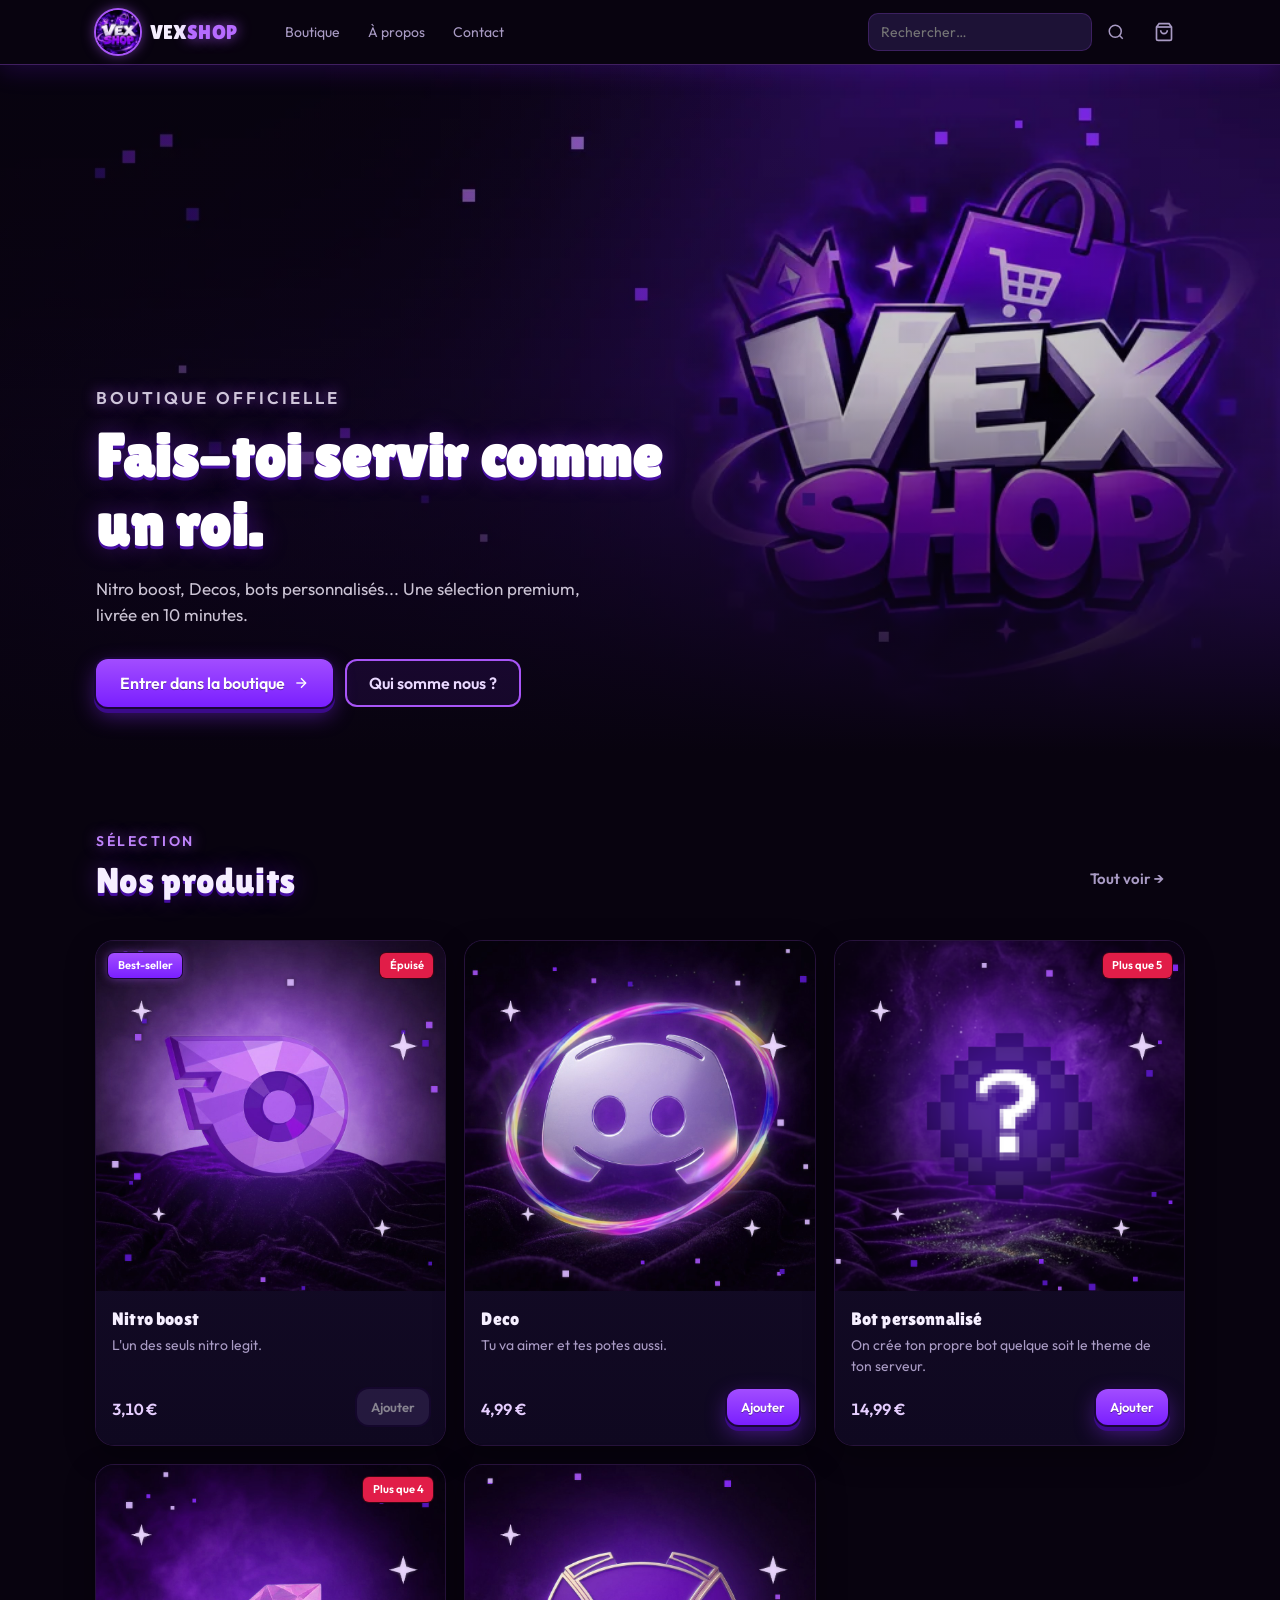
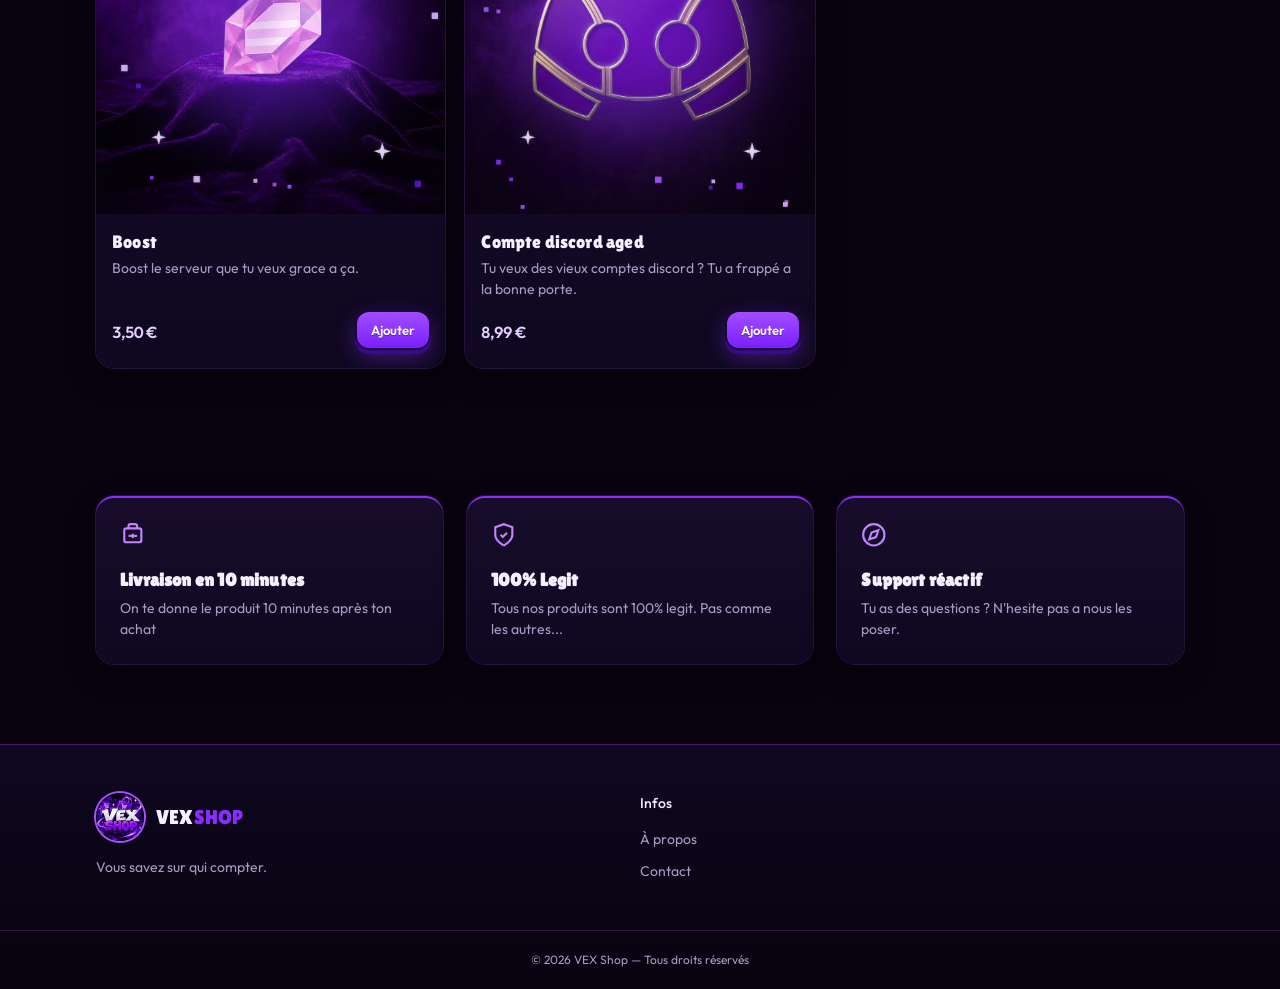
<file: index.html>
<!DOCTYPE html>
<html lang="fr">
<head>
  <meta charset="UTF-8" />
  <meta name="viewport" content="width=device-width, initial-scale=1.0" />
  <title>VEX Shop — La boutique des rois</title>
  <link rel="icon" href="favicon.png" type="image/png" sizes="64x64" />
  <link rel="apple-touch-icon" href="apple-touch-icon.png" />
  <link rel="preconnect" href="https://fonts.googleapis.com" />
  <link rel="preconnect" href="https://fonts.gstatic.com" crossorigin />
  <link rel="stylesheet" href="styles.css" />
  <!-- Polices chargées sans bloquer l'affichage (texte visible tout de suite avec une police système) -->
  <link rel="stylesheet" href="https://fonts.googleapis.com/css2?family=Lilita+One&family=Outfit:wght@400;500;600&display=swap" media="print" onload="this.media='all'" />
  <noscript><link rel="stylesheet" href="https://fonts.googleapis.com/css2?family=Lilita+One&family=Outfit:wght@400;500;600&display=swap" /></noscript>
</head>
<body>
  <div id="site-header"></div>

  <main>
    <section class="hero">
      <img src="hero.webp" srcset="hero-640.webp 640w, hero.webp 1024w" sizes="100vw" width="1024" height="576" fetchpriority="high" decoding="async" alt="VEX Shop, la boutique des rois." />
      <div class="hero-overlay"></div>
      <div class="container-page hero-content">
        <p class="eyebrow">Boutique Officielle</p>
        <h1>Fais-toi servir comme un roi.</h1>
        <p>Nitro boost, Decos, bots personnalisés... Une sélection premium, livrée en 10 minutes.</p>
        <div class="hero-actions">
          <a href="boutique.html" class="btn btn-lg btn-primary">
            Entrer dans la boutique
            <svg width="16" height="16" viewBox="0 0 24 24" fill="none" stroke="currentColor" stroke-width="2"><path d="M5 12h14"/><path d="m12 5 7 7-7 7"/></svg>
          </a>
          <a href="a-propos.html" class="btn btn-lg btn-secondary">Qui somme nous ?</a>
        </div>
      </div>
    </section>

    <section class="container-page section-featured">
      <div class="section-head">
        <div>
          <p class="eyebrow">Sélection</p>
          <h2>Nos produits</h2>
        </div>
        <a href="boutique.html" class="btn btn-ghost">Tout voir →</a>
      </div>
      <div class="product-grid" id="featured-grid"></div>
    </section>

    <section class="container-page features">
      <div class="feature">
        <svg viewBox="0 0 24 24" fill="none" stroke="currentColor" stroke-width="2"><rect width="16" height="13" x="4" y="6" rx="2"/><path d="M8 6V4a2 2 0 0 1 2-2h4a2 2 0 0 1 2 2v2"/><path d="M12 11v4"/><path d="M8 13h8"/></svg>
        <h3>Livraison en 10 minutes</h3>
        <p>On te donne le produit 10 minutes après ton achat</p>
      </div>
      <div class="feature">
        <svg viewBox="0 0 24 24" fill="none" stroke="currentColor" stroke-width="2"><path d="M12 22s8-4 8-10V5l-8-3-8 3v7c0 6 8 10 8 10"/><path d="m9 12 2 2 4-4"/></svg>
        <h3>100% Legit</h3>
        <p>Tous nos produits sont 100% legit. Pas comme les autres...</p>
      </div>
      <div class="feature">
        <svg viewBox="0 0 24 24" fill="none" stroke="currentColor" stroke-width="2"><circle cx="12" cy="12" r="10"/><path d="m16.24 7.76-2.12 6.36-6.36 2.12 2.12-6.36 6.36-2.12z"/></svg>
        <h3>Support réactif</h3>
        <p>Tu as des questions ? N'hesite pas a nous les poser.</p>
      </div>
    </section>
  </main>

  <div id="site-footer"></div>

  <script src="app.js"></script>
  <script>
    initLayout("home");
    document.getElementById("featured-grid").innerHTML = PRODUCTS.filter((p) => p.featured)
      .map(productCardHTML)
      .join("");
  </script>
</body>
</html>
</file>
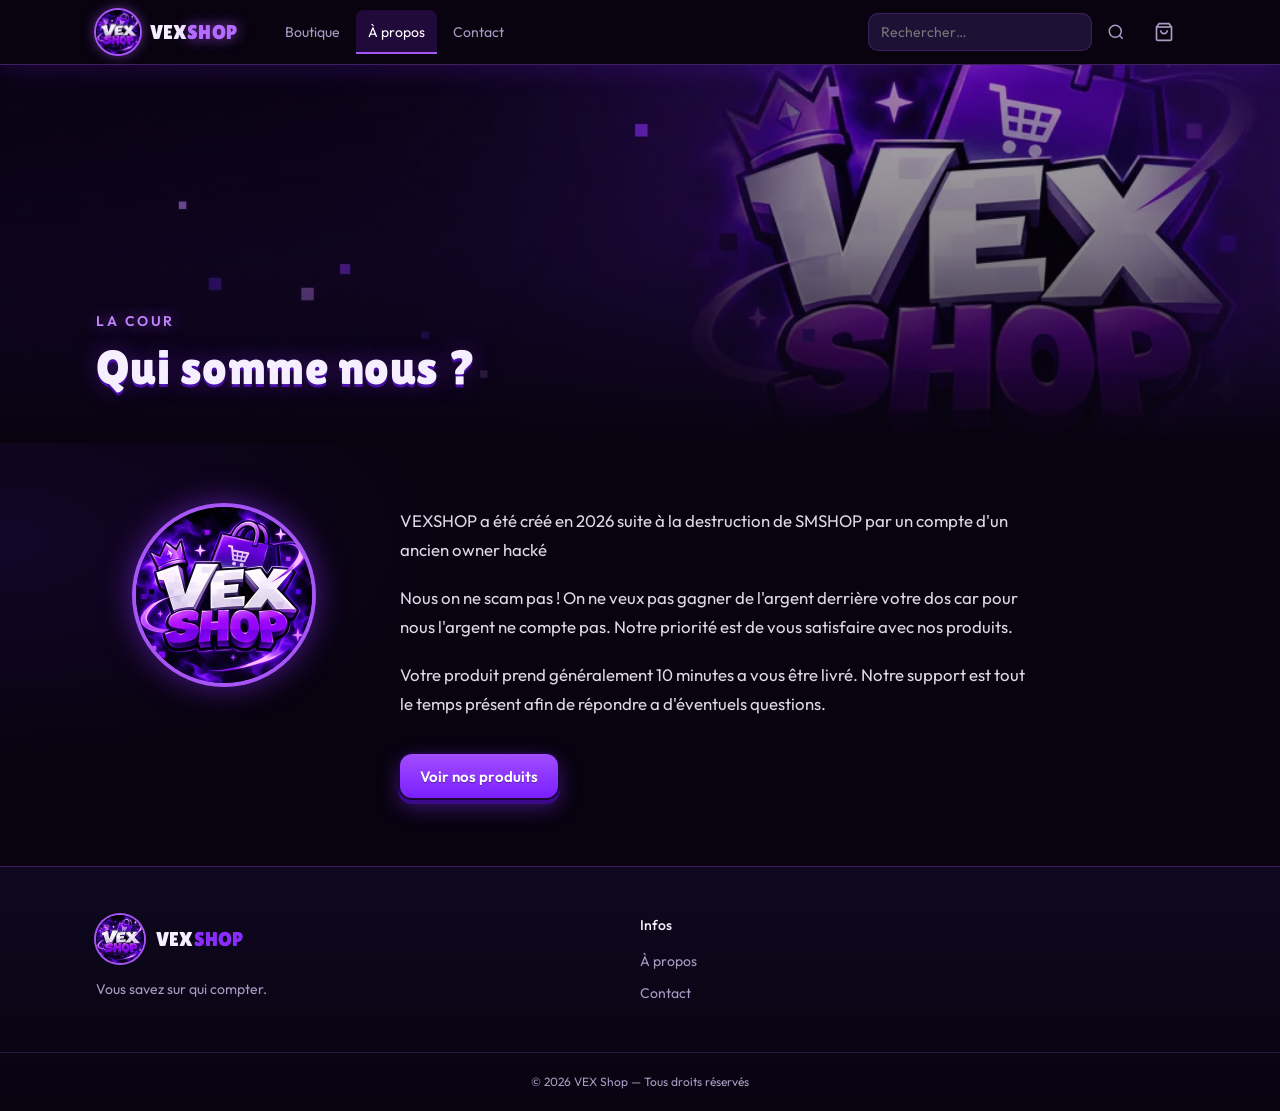
<file: a-propos.html>
<!DOCTYPE html>
<html lang="fr">
<head>
  <meta charset="UTF-8" />
  <meta name="viewport" content="width=device-width, initial-scale=1.0" />
  <title>À propos · VEX Shop</title>
  <link rel="icon" href="favicon.png" type="image/png" sizes="64x64" />
  <link rel="apple-touch-icon" href="apple-touch-icon.png" />
  <link rel="preconnect" href="https://fonts.googleapis.com" />
  <link rel="preconnect" href="https://fonts.gstatic.com" crossorigin />
  <link rel="stylesheet" href="styles.css" />
  <!-- Polices chargées sans bloquer l'affichage (texte visible tout de suite avec une police système) -->
  <link rel="stylesheet" href="https://fonts.googleapis.com/css2?family=Lilita+One&family=Outfit:wght@400;500;600&display=swap" media="print" onload="this.media='all'" />
  <noscript><link rel="stylesheet" href="https://fonts.googleapis.com/css2?family=Lilita+One&family=Outfit:wght@400;500;600&display=swap" /></noscript>
</head>
<body>
  <div id="site-header"></div>

  <main>
    <section class="about-hero">
      <img src="hero.webp" srcset="hero-640.webp 640w, hero.webp 1024w" sizes="100vw" width="1024" height="576" decoding="async" alt="" />
      <div class="overlay"></div>
      <div class="container-page content">
        <div>
          <p class="eyebrow">La cour</p>
          <h1 class="about-title">Qui somme nous ?</h1>
        </div>
      </div>
    </section>

    <section class="container-page about-body">
      <div style="display:flex;justify-content:center">
        <img src="logo-352.webp" alt="Logo VEX Shop" class="logo-lg" width="176" height="176" loading="lazy" decoding="async" />
      </div>
      <div class="about-text">
        <p>
          VEXSHOP a été créé en 2026 suite à la destruction de SMSHOP par un compte d'un ancien owner hacké
        </p>
        <p>
          Nous on ne scam pas ! On ne veux pas gagner de l'argent derrière votre dos car pour 
          nous l'argent ne compte pas. Notre priorité est de vous satisfaire avec nos produits.
        </p>
        <p>
          Votre produit prend généralement 10 minutes a vous être livré. Notre support
          est tout le temps présent afin de répondre a d'éventuels questions.
        </p>
        <a href="boutique.html" class="btn btn-primary mt-4" style="align-self:flex-start">Voir nos produits</a>
      </div>
    </section>
  </main>

  <div id="site-footer"></div>
  <script src="app.js"></script>
  <script>initLayout("a-propos");</script>
</body>
</html>
</file>
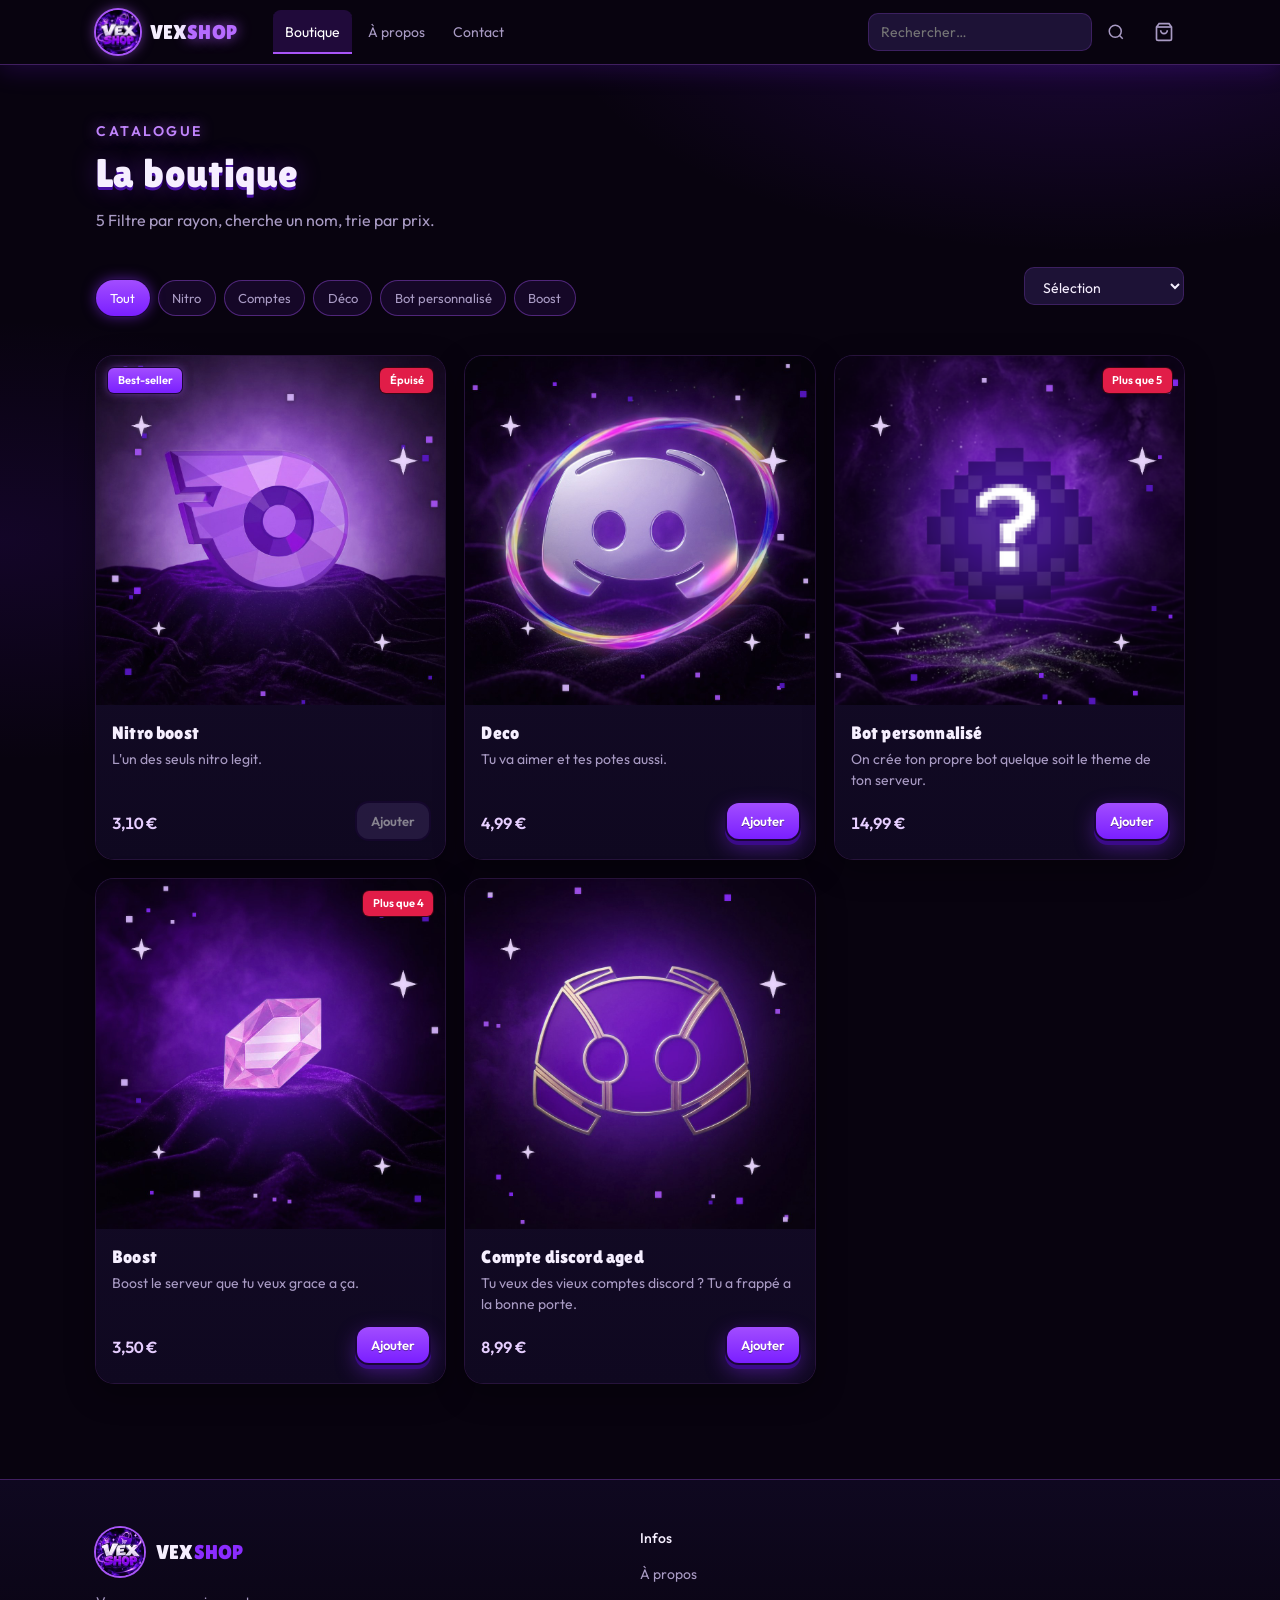
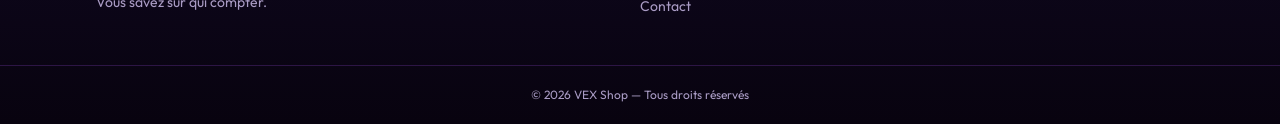
<file: boutique.html>
<!DOCTYPE html>
<html lang="fr">
<head>
  <meta charset="UTF-8" />
  <meta name="viewport" content="width=device-width, initial-scale=1.0" />
  <title>Boutique · VEX Shop</title>
  <link rel="icon" href="favicon.png" type="image/png" sizes="64x64" />
  <link rel="apple-touch-icon" href="apple-touch-icon.png" />
  <link rel="preconnect" href="https://fonts.googleapis.com" />
  <link rel="preconnect" href="https://fonts.gstatic.com" crossorigin />
  <link rel="stylesheet" href="styles.css" />
  <!-- Polices chargées sans bloquer l'affichage (texte visible tout de suite avec une police système) -->
  <link rel="stylesheet" href="https://fonts.googleapis.com/css2?family=Lilita+One&family=Outfit:wght@400;500;600&display=swap" media="print" onload="this.media='all'" />
  <noscript><link rel="stylesheet" href="https://fonts.googleapis.com/css2?family=Lilita+One&family=Outfit:wght@400;500;600&display=swap" /></noscript>
</head>
<body>
  <div id="site-header"></div>

  <main>
    <section class="container-page page">
      <p class="eyebrow">Catalogue</p>
      <h1 style="font-size:2.5rem;margin-top:0.5rem">La boutique</h1>
      <p class="muted mt-3" style="max-width:36rem">
        <span id="product-count"></span> Filtre par rayon, cherche un nom, trie par prix.
      </p>
      <p id="search-info" class="muted mt-3" style="display:none;font-size:0.875rem"></p>

      <div class="toolbar">
        <div class="filters" id="cat-filters"></div>
        <select class="sort-select" id="sort-select" aria-label="Trier">
          <option value="featured">Sélection</option>
          <option value="price-asc">Prix croissant</option>
          <option value="price-desc">Prix décroissant</option>
          <option value="name">Nom A–Z</option>
        </select>
      </div>

      <div class="product-grid" id="product-grid"></div>
      <p id="no-results" class="empty-cart" style="display:none">Aucun produit pour cette recherche.</p>
    </section>
  </main>

  <div id="site-footer"></div>

  <script src="app.js"></script>
  <script>
    initLayout("boutique");

    const params = new URLSearchParams(location.search);
    let q = params.get("q") || "";
    let cat = params.get("cat") || "all";
    let sort = params.get("sort") || "featured";

    document.getElementById("product-count").textContent = PRODUCTS.length;

    // Category chips
    const filtersEl = document.getElementById("cat-filters");
    const chips = [{ id: "all", label: "Tout" }, ...CATEGORIES];
    filtersEl.innerHTML = chips
      .map(
        (c) =>
          `<button type="button" class="chip ${c.id === cat ? "active" : ""}" data-cat="${c.id}">${c.label}</button>`
      )
      .join("");

    filtersEl.addEventListener("click", (e) => {
      const btn = e.target.closest("[data-cat]");
      if (!btn) return;
      cat = btn.getAttribute("data-cat");
      updateURL();
      render();
      filtersEl.querySelectorAll(".chip").forEach((c) =>
        c.classList.toggle("active", c.getAttribute("data-cat") === cat)
      );
    });

    document.getElementById("sort-select").value = sort;
    document.getElementById("sort-select").addEventListener("change", (e) => {
      sort = e.target.value;
      updateURL();
      render();
    });

    if (q) {
      const info = document.getElementById("search-info");
      info.style.display = "block";
      info.appendChild(document.createTextNode("Résultats pour « " + q + " » "));
      const clearBtn = document.createElement("button");
      clearBtn.type = "button";
      clearBtn.className = "btn btn-ghost";
      clearBtn.style.cssText = "height:auto;padding:0;margin-left:0.5rem;color:var(--color-primary)";
      clearBtn.textContent = "Effacer";
      clearBtn.addEventListener("click", () => {
        q = "";
        updateURL();
        info.style.display = "none";
        render();
      });
      info.appendChild(clearBtn);
    }

    // Prefill header search
    const searchInput = document.querySelector('.search-form input[name="q"]');
    if (searchInput && q) searchInput.value = q;

    function updateURL() {
      const p = new URLSearchParams();
      if (q) p.set("q", q);
      if (cat && cat !== "all") p.set("cat", cat);
      if (sort && sort !== "featured") p.set("sort", sort);
      const qs = p.toString();
      history.replaceState(null, "", qs ? `?${qs}` : location.pathname);
    }

    function render() {
      let items = searchProducts(q, cat);
      if (sort === "price-asc") items = [...items].sort((a, b) => a.price - b.price);
      if (sort === "price-desc") items = [...items].sort((a, b) => b.price - a.price);
      if (sort === "name") items = [...items].sort((a, b) => a.name.localeCompare(b.name, "fr"));

      const grid = document.getElementById("product-grid");
      const empty = document.getElementById("no-results");
      if (items.length === 0) {
        grid.innerHTML = "";
        empty.style.display = "block";
      } else {
        empty.style.display = "none";
        grid.innerHTML = items.map(productCardHTML).join("");
      }
    }

    render();
  </script>
</body>
</html>
</file>
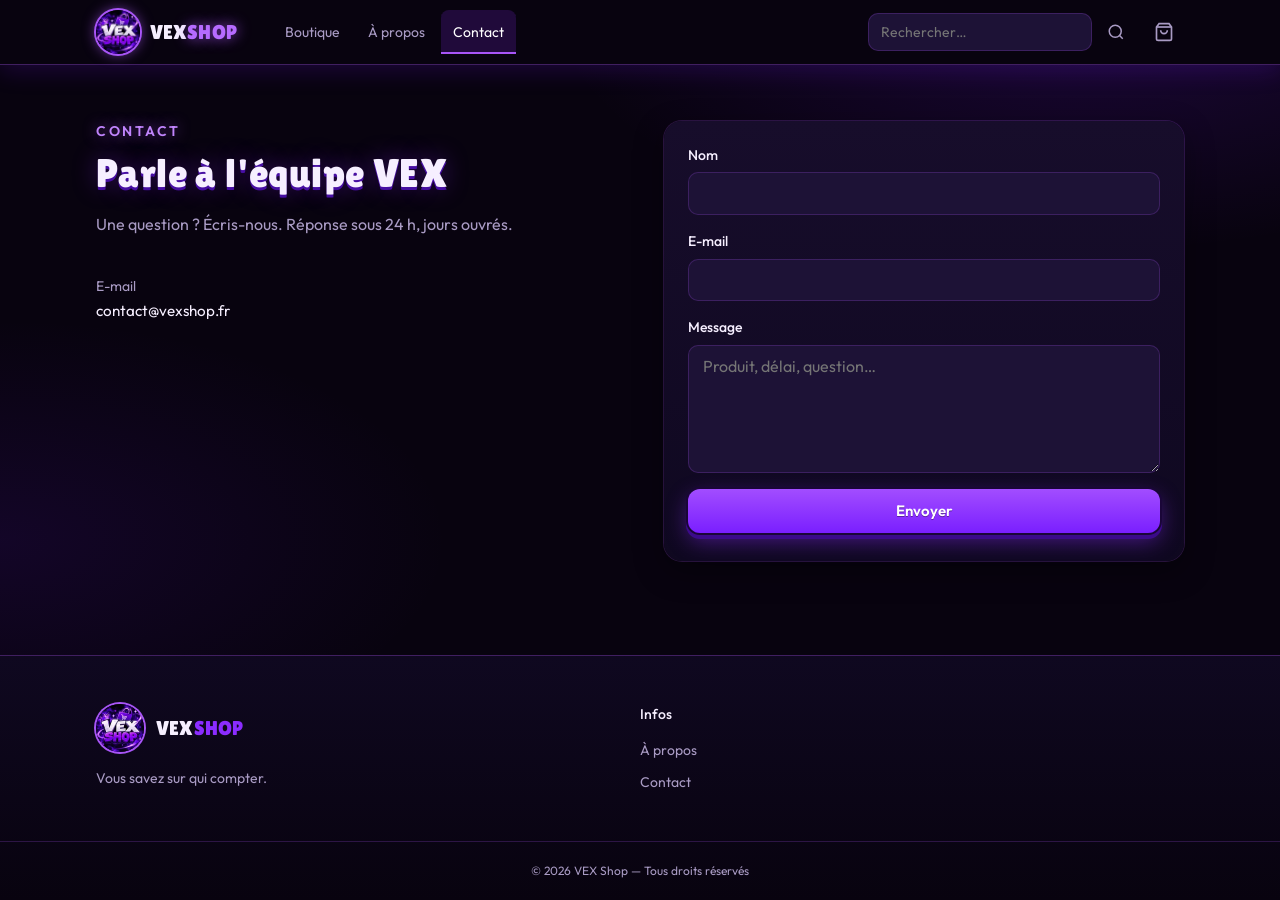
<file: contact.html>
<!DOCTYPE html>
<html lang="fr">
<head>
  <meta charset="UTF-8" />
  <meta name="viewport" content="width=device-width, initial-scale=1.0" />
  <title>Contact · VEX Shop</title>
  <link rel="icon" href="favicon.png" type="image/png" sizes="64x64" />
  <link rel="apple-touch-icon" href="apple-touch-icon.png" />
  <link rel="preconnect" href="https://fonts.googleapis.com" />
  <link rel="preconnect" href="https://fonts.gstatic.com" crossorigin />
  <link rel="stylesheet" href="styles.css" />
  <!-- Polices chargées sans bloquer l'affichage (texte visible tout de suite avec une police système) -->
  <link rel="stylesheet" href="https://fonts.googleapis.com/css2?family=Lilita+One&family=Outfit:wght@400;500;600&display=swap" media="print" onload="this.media='all'" />
  <noscript><link rel="stylesheet" href="https://fonts.googleapis.com/css2?family=Lilita+One&family=Outfit:wght@400;500;600&display=swap" /></noscript>
</head>
<body>
  <div id="site-header"></div>

  <main>
    <section class="container-page contact-grid">
      <div class="contact-info">
        <p class="eyebrow">Contact</p>
        <h1 style="font-size:2.5rem;margin-top:0.5rem">Parle à l'équipe VEX</h1>
        <p class="muted mt-4" style="max-width:28rem">
          Une question ? Écris-nous.
          Réponse sous 24 h, jours ouvrés.
        </p>
        <dl>
          <div>
            <dt>E-mail</dt>
            <dd>contact@vexshop.fr</dd>
          </div>
        </dl>
      </div>

      <form class="contact-form" id="contact-form">
        <label>
          Nom
          <input type="text" name="name" autocomplete="name" required minlength="2" />
        </label>
        <label>
          E-mail
          <input type="email" name="email" autocomplete="email" required />
        </label>
        <label>
          Message
          <textarea name="message" placeholder="Produit, délai, question…" required minlength="8"></textarea>
        </label>
        <button type="submit" class="btn btn-primary btn-block">Envoyer</button>
      </form>
    </section>
  </main>

  <div id="site-footer"></div>
  <script src="app.js"></script>
  <script>
    initLayout("contact");
    document.getElementById("contact-form").addEventListener("submit", (e) => {
      e.preventDefault();
      const fd = new FormData(e.target);
      const name = (fd.get("name") || "").toString().trim();
      const email = (fd.get("email") || "").toString().trim();
      const message = (fd.get("message") || "").toString().trim();
      if (name.length < 2 || !email.includes("@") || message.length < 8) {
        toast("Écris un nom, un e-mail et un message.");
        return;
      }
      toast("Message reçu. On te répond très vite.");
      e.target.reset();
    });
  </script>
</body>
</html>
</file>
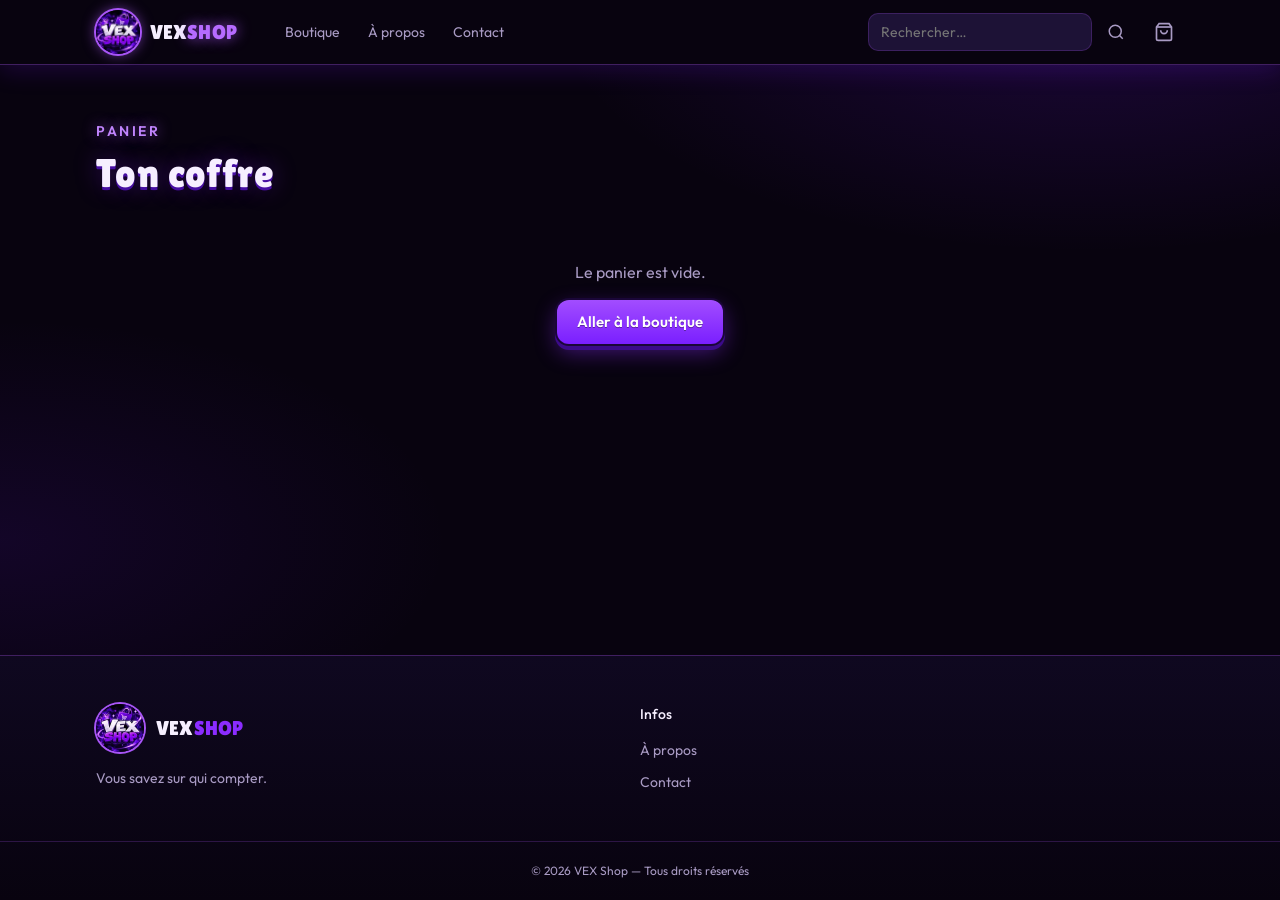
<file: panier.html>
<!DOCTYPE html>
<html lang="fr">
<head>
  <meta charset="UTF-8" />
  <meta name="viewport" content="width=device-width, initial-scale=1.0" />
  <title>Panier · VEX Shop</title>
  <link rel="icon" href="favicon.png" type="image/png" sizes="64x64" />
  <link rel="apple-touch-icon" href="apple-touch-icon.png" />
  <link rel="preconnect" href="https://fonts.googleapis.com" />
  <link rel="preconnect" href="https://fonts.gstatic.com" crossorigin />
  <link rel="stylesheet" href="styles.css" />
  <!-- Polices chargées sans bloquer l'affichage (texte visible tout de suite avec une police système) -->
  <link rel="stylesheet" href="https://fonts.googleapis.com/css2?family=Lilita+One&family=Outfit:wght@400;500;600&display=swap" media="print" onload="this.media='all'" />
  <noscript><link rel="stylesheet" href="https://fonts.googleapis.com/css2?family=Lilita+One&family=Outfit:wght@400;500;600&display=swap" /></noscript>
</head>
<body>
  <div id="site-header"></div>

  <main>
    <section class="container-page page">
      <p class="eyebrow">Panier</p>
      <h1 style="font-size:2.5rem;margin-top:0.5rem">Ton coffre</h1>

      <div id="cart-empty" class="empty-cart" style="display:none">
        <p>Le panier est vide.</p>
        <a href="boutique.html" class="btn btn-primary mt-4">Aller à la boutique</a>
      </div>

      <div id="cart-filled" class="cart-layout" style="display:none">
        <ul class="cart-list" id="cart-list"></ul>
        <aside class="cart-summary">
          <h2>Récapitulatif</h2>
          <div class="cart-row mt-4">
            <span class="muted">Sous-total</span>
            <span id="subtotal" class="price"></span>
          </div>
          <div class="cart-row total">
            <span>Total</span>
            <span id="total" class="price"></span>
          </div>

          <button type="button" class="btn btn-primary btn-lg btn-block mt-4" id="checkout-btn">
            Passer commande
          </button>
          <p class="muted mt-3" style="font-size:0.8rem;text-align:center">
            Tu seras redirigé vers Discord pour finaliser ta commande.
          </p>
          <button type="button" class="btn btn-ghost btn-block mt-2" id="clear-btn">
            Vider le panier
          </button>
        </aside>
      </div>
    </section>
  </main>

  <div id="site-footer"></div>
  <script src="app.js"></script>
  <script>
    initLayout("panier");

    const DISCORD_URL = "https://discord.gg/jcVFNBA3R2";

    function renderCart() {
      const lines = loadCart();
      const empty = document.getElementById("cart-empty");
      const filled = document.getElementById("cart-filled");

      if (lines.length === 0) {
        empty.style.display = "block";
        filled.style.display = "none";
        return;
      }
      empty.style.display = "none";
      filled.style.display = "grid";

      const list = document.getElementById("cart-list");
      list.innerHTML = lines
        .map((line) => {
          const p = getProduct(line.slug);
          if (!p) return "";
          return `
            <li class="cart-item" data-slug="${p.slug}">
              <img src="${p.image}" alt="" width="80" height="80" decoding="async" />
              <div>
                <div class="meta">
                  <div>
                    <p style="font-family:var(--font-display);font-weight:600">${p.name}</p>
                    <p class="muted" style="font-size:0.875rem">${formatPrice(p.price)}</p>
                  </div>
                  <p class="price">${formatPrice(p.price * line.qty)}</p>
                </div>
                <div class="actions">
                  <div class="qty-control">
                    <button type="button" data-qty-down="${p.slug}" aria-label="Moins">−</button>
                    <span>${line.qty}</span>
                    <button type="button" data-qty-up="${p.slug}" aria-label="Plus">+</button>
                  </div>
                  <button type="button" class="btn btn-ghost btn-sm btn-danger" data-remove="${p.slug}">Retirer</button>
                </div>
              </div>
            </li>`;
        })
        .join("");

      const subtotal = cartSubtotal(lines);
      document.getElementById("subtotal").textContent = formatPrice(subtotal);
      document.getElementById("total").textContent = formatPrice(subtotal);
    }

    document.getElementById("cart-list").addEventListener("click", (e) => {
      const up = e.target.closest("[data-qty-up]");
      const down = e.target.closest("[data-qty-down]");
      const rem = e.target.closest("[data-remove]");
      if (up) {
        const slug = up.getAttribute("data-qty-up");
        const line = loadCart().find((l) => l.slug === slug);
        if (line) setQty(slug, line.qty + 1);
        renderCart();
      }
      if (down) {
        const slug = down.getAttribute("data-qty-down");
        const line = loadCart().find((l) => l.slug === slug);
        if (line) setQty(slug, line.qty - 1);
        renderCart();
      }
      if (rem) {
        removeFromCart(rem.getAttribute("data-remove"));
        renderCart();
      }
    });

    document.getElementById("clear-btn").addEventListener("click", () => {
      clearCart();
      renderCart();
      toast("Panier vidé");
    });

    document.getElementById("checkout-btn").addEventListener("click", () => {
      window.open(DISCORD_URL, "_blank", "noopener");
    });

    renderCart();
  </script>
</body>
</html>
</file>
<file: styles.css>
/* VEX Shop — styles (thème VEX : violet néon) (optimisé pour machines anciennes / peu performantes)
   - pas de backdrop-filter ni de filter animé
   - couleurs en rgba() classique, pas de unités/propriétés récentes sans repli
   - animations coupées si prefers-reduced-motion */

:root {
  --color-bg: #08030f;
  --color-surface: #120a22;
  --color-elevated: #1d1236;
  --color-fg: #f6efff;
  --color-muted: #a99bc4;
  --color-primary: #8b2cff;
  --color-primary-hover: #a24dff;
  --color-primary-deep: #4c0fb0;
  --color-primary-fg: #ffffff;
  --color-accent: #d9b8ff;
  --color-border: rgba(168, 85, 247, 0.22);
  --color-danger: #ff4d6d;
  --color-ok: #3dba86;
  --radius-md: 12px;
  --radius-xl: 18px;
  --shadow-border: 0 0 0 1px rgba(168, 85, 247, 0.2);
  --shadow-border-hover: 0 0 0 1px rgba(192, 132, 252, 0.6), 0 0 22px rgba(139, 44, 255, 0.35);
  --font-sans: "Outfit", system-ui, -apple-system, "Segoe UI", Roboto, Arial, sans-serif;
  --font-display: "Lilita One", "Arial Rounded MT Bold", "Trebuchet MS", system-ui, sans-serif;
}

*, *::before, *::after { box-sizing: border-box; margin: 0; padding: 0; }

html {
  -webkit-font-smoothing: antialiased;
  -webkit-text-size-adjust: 100%;
  background: var(--color-bg);
  color: var(--color-fg);
}

body {
  min-height: 100vh;
  min-height: 100svh;
  font-family: var(--font-sans);
  line-height: 1.5;
  display: flex;
  flex-direction: column;
}

h1, h2, h3 {
  font-family: var(--font-display);
  font-weight: 600;
  letter-spacing: -0.03em;
  line-height: 1.15;
}

img { display: block; max-width: 100%; }
a { color: inherit; text-decoration: none; }
button { font-family: inherit; cursor: pointer; border: none; background: none; color: inherit; }
input, textarea, select {
  font-family: inherit;
  font-size: 1rem;
  color: var(--color-fg);
  background: var(--color-elevated);
  border: 1px solid var(--color-border);
  border-radius: 10px;
  padding: 0.65rem 0.9rem;
  width: 100%;
  outline: none;
}
input:focus, textarea:focus, select:focus {
  border-color: var(--color-primary);
  box-shadow: 0 0 0 3px rgba(139, 44, 255, 0.25);
}
textarea { min-height: 8rem; resize: vertical; }
label { font-size: 0.875rem; font-weight: 500; }

.container-page {
  margin-left: auto;
  margin-right: auto;
  width: 100%;
  max-width: 72rem;
  padding-left: 1.25rem;
  padding-right: 1.25rem;
}
@media (min-width: 768px) {
  .container-page { padding-left: 2rem; padding-right: 2rem; }
}

/* Header — fond opaque (le flou coûtait cher en GPU pour un résultat invisible) */
header {
  position: -webkit-sticky;
  position: sticky;
  top: 0;
  z-index: 40;
  border-bottom: 1px solid var(--color-border);
  background: var(--color-bg);
}
.top-bar {
  background: var(--color-elevated);
  padding: 0.5rem 1rem;
  text-align: center;
  font-size: 0.75rem;
  letter-spacing: 0.04em;
  color: var(--color-muted);
}
.header-inner {
  display: flex;
  align-items: center;
  gap: 0.75rem;
  height: 4rem;
}
.logo {
  display: flex;
  align-items: center;
  gap: 0.6rem;
}
.logo img {
  width: 2.75rem;
  height: 2.75rem;
  border-radius: 9999px;
  object-fit: cover;
  box-shadow: 0 0 0 2px rgba(139, 44, 255, 0.5);
}
.logo span {
  font-family: var(--font-display);
  font-size: 1.25rem;
  font-weight: 600;
}
.logo .accent { color: var(--color-primary); }

nav {
  display: none;
  margin-left: 1.5rem;
  gap: 0.25rem;
}
@media (min-width: 768px) {
  nav { display: flex; }
}
nav a {
  display: inline-flex;
  align-items: center;
  height: 2.75rem;
  padding: 0 0.75rem;
  font-size: 0.875rem;
  color: var(--color-muted);
  border-radius: 8px;
}
nav a:hover, nav a.active { color: var(--color-fg); }

.header-actions {
  margin-left: auto;
  display: flex;
  align-items: center;
  gap: 0.5rem;
}
.search-form {
  display: none;
  align-items: center;
  gap: 0.25rem;
}
@media (min-width: 640px) {
  .search-form { display: flex; }
}
.search-form input {
  width: 10rem;
  height: 2.4rem;
  padding: 0 0.75rem;
  font-size: 0.875rem;
}
@media (min-width: 900px) {
  .search-form input { width: 14rem; }
}
.icon-btn {
  width: 2.5rem;
  height: 2.5rem;
  display: grid;
  place-items: center;
  border-radius: 8px;
  color: var(--color-muted);
}
.icon-btn:hover { color: var(--color-fg); background: var(--color-elevated); }
.cart-badge {
  position: absolute;
  top: -2px;
  right: -2px;
  min-width: 1.1rem;
  height: 1.1rem;
  padding: 0 4px;
  border-radius: 9999px;
  background: var(--color-primary);
  color: var(--color-primary-fg);
  font-size: 0.65rem;
  font-weight: 600;
  display: grid;
  place-items: center;
}
.mobile-menu-btn { display: grid; }
@media (min-width: 768px) {
  .mobile-menu-btn { display: none; }
}
.mobile-nav {
  display: flex;
  flex-direction: column;
  padding: 0.5rem 1.25rem 1rem;
  border-top: 1px solid var(--color-border);
  background: var(--color-bg);
}
/* Correctif : sans cette règle, display:flex écrase l'attribut hidden
   et le menu mobile restait toujours ouvert. */
.mobile-nav[hidden] { display: none; }
.mobile-nav a {
  padding: 0.75rem 0;
  color: var(--color-muted);
  font-size: 0.95rem;
}
.mobile-nav a:hover { color: var(--color-fg); }
@media (min-width: 768px) {
  .mobile-nav, .mobile-nav[hidden] { display: none !important; }
}

/* Buttons */
.btn {
  display: inline-flex;
  align-items: center;
  justify-content: center;
  gap: 0.5rem;
  height: 2.75rem;
  padding: 0 1.25rem;
  border-radius: 10px;
  font-size: 0.9375rem;
  font-weight: 500;
}
.btn-lg { height: 3rem; padding: 0 1.5rem; font-size: 1rem; }
.btn-sm { height: 2.25rem; padding: 0 0.875rem; font-size: 0.8125rem; }
.btn-primary {
  background: var(--color-primary);
  color: var(--color-primary-fg);
}
.btn-primary:hover { background: var(--color-primary-hover); }
.btn-primary:disabled { opacity: 0.5; cursor: not-allowed; background: var(--color-primary); }
.btn-secondary {
  background: var(--color-elevated);
  color: var(--color-fg);
  box-shadow: var(--shadow-border);
}
.btn-secondary:hover { box-shadow: var(--shadow-border-hover); }
.btn-ghost {
  background: transparent;
  color: var(--color-muted);
}
.btn-ghost:hover { color: var(--color-fg); }
.btn-danger { color: var(--color-danger); }
.btn-block { width: 100%; }

/* Hero */
.hero {
  position: relative;
  min-height: 78vh;
  min-height: 78svh;
  overflow: hidden;
}
.hero > img {
  position: absolute;
  top: 0;
  left: 0;
  width: 100%;
  height: 100%;
  object-fit: cover;
  object-position: center 40%;
}
.hero-overlay {
  position: absolute;
  top: 0;
  right: 0;
  bottom: 0;
  left: 0;
  background: linear-gradient(to top, #08030f, rgba(8, 3, 15, 0.35), rgba(8, 3, 15, 0.2));
}
.hero-content {
  position: relative;
  z-index: 10;
  display: flex;
  flex-direction: column;
  justify-content: flex-end;
  min-height: 78vh;
  min-height: 78svh;
  padding-bottom: 3.5rem;
  padding-top: 7rem;
}
.eyebrow {
  font-size: 0.875rem;
  letter-spacing: 0.22em;
  text-transform: uppercase;
  color: var(--color-primary);
}
.hero h1 {
  margin-top: 0.75rem;
  max-width: 36rem;
  font-size: 2.5rem;
  font-size: clamp(2.25rem, 5vw, 3.75rem);
  font-weight: 600;
}
.hero p {
  margin-top: 1rem;
  max-width: 32rem;
  font-size: 1.0625rem;
  color: rgba(246, 239, 255, 0.82);
}
.hero-actions {
  margin-top: 2rem;
  display: flex;
  flex-wrap: wrap;
  gap: 0.75rem;
}

/* Sections */
section.page { padding-top: 2.5rem; padding-bottom: 4rem; }
@media (min-width: 768px) {
  section.page { padding-top: 3.5rem; padding-bottom: 6rem; }
}
.section-featured { padding-top: 4rem; padding-bottom: 4rem; }
.section-head {
  display: flex;
  align-items: flex-end;
  justify-content: space-between;
  gap: 1rem;
}
.section-head h2 {
  margin-top: 0.5rem;
  font-size: 1.75rem;
  font-size: clamp(1.75rem, 3vw, 2.25rem);
}

/* Product grid */
.product-grid {
  margin-top: 2.5rem;
  display: grid;
  gap: 1.25rem;
  grid-template-columns: 1fr;
}
@media (min-width: 640px) {
  .product-grid { grid-template-columns: repeat(2, 1fr); }
}
@media (min-width: 1024px) {
  .product-grid { grid-template-columns: repeat(3, 1fr); }
}

.product-card {
  display: flex;
  flex-direction: column;
  overflow: hidden;
  border-radius: var(--radius-xl);
  background: var(--color-surface);
  box-shadow: var(--shadow-border);
}
/* Vignette carrée sans aspect-ratio (absent des navigateurs avant 2021) */
.product-card .thumb {
  position: relative;
  display: block;
  height: 0;
  padding-top: 100%;
  overflow: hidden;
  background: var(--color-elevated);
}
.product-card .thumb img {
  position: absolute;
  top: 0;
  left: 0;
  width: 100%;
  height: 100%;
  object-fit: cover;
}
.badge {
  position: absolute;
  top: 0.75rem;
  left: 0.75rem;
  padding: 0.25rem 0.6rem;
  border-radius: 6px;
  font-size: 0.7rem;
  font-weight: 600;
  background: var(--color-primary);
  color: var(--color-primary-fg);
}
.badge-danger {
  left: auto;
  right: 0.75rem;
  background: var(--color-danger);
}
.product-card .body {
  display: flex;
  flex: 1;
  flex-direction: column;
  gap: 0.75rem;
  padding: 1rem;
}
.product-card .name {
  font-family: var(--font-display);
  font-size: 1.125rem;
  font-weight: 600;
  line-height: 1.3;
}
.product-card .name:hover { color: var(--color-primary); }
.product-card .tagline {
  margin-top: 0.25rem;
  font-size: 0.875rem;
  color: var(--color-muted);
}
.product-card .row {
  display: flex;
  align-items: center;
  justify-content: space-between;
  gap: 0.75rem;
  margin-top: auto;
}
.price {
  font-size: 1rem;
  font-weight: 500;
  font-variant-numeric: tabular-nums;
}

/* Zoom au survol : uniquement sur appareils avec souris, jamais en mode économie de mouvement */
@media (hover: hover) and (prefers-reduced-motion: no-preference) {
  .product-card .thumb img { transition: transform 0.3s ease; }
  .product-card:hover .thumb img { transform: scale(1.04); }
}
@media (hover: hover) {
  .product-card:hover { box-shadow: var(--shadow-border-hover); }
}

/* Features */
.features {
  display: grid;
  gap: 1.5rem;
  padding-bottom: 5rem;
  padding-top: 4rem;
}
@media (min-width: 768px) {
  .features { grid-template-columns: repeat(3, 1fr); }
}
.feature {
  border-radius: var(--radius-xl);
  background: var(--color-surface);
  padding: 1.5rem;
  box-shadow: var(--shadow-border);
}
.feature svg {
  width: 1.25rem;
  height: 1.25rem;
  color: var(--color-primary);
}
.feature h3 {
  margin-top: 1rem;
  font-size: 1.125rem;
  font-weight: 600;
}
.feature p {
  margin-top: 0.5rem;
  font-size: 0.875rem;
  color: var(--color-muted);
}

/* Filters / chips */
.filters {
  display: flex;
  flex-wrap: wrap;
  gap: 0.5rem;
  margin-top: 1.5rem;
}
.chip {
  height: 2.25rem;
  padding: 0 0.9rem;
  border-radius: 9999px;
  font-size: 0.8125rem;
  background: var(--color-elevated);
  color: var(--color-muted);
  box-shadow: var(--shadow-border);
}
.chip:hover { color: var(--color-fg); }
.chip.active {
  background: var(--color-primary);
  color: var(--color-primary-fg);
  box-shadow: none;
}
.toolbar {
  display: flex;
  flex-direction: column;
  gap: 1rem;
  margin-top: 1.5rem;
}
@media (min-width: 768px) {
  .toolbar {
    flex-direction: row;
    align-items: center;
    justify-content: space-between;
  }
}
.sort-select {
  width: auto;
  min-width: 10rem;
  height: 2.4rem;
  font-size: 0.875rem;
}

/* Cart page */
.cart-layout {
  display: grid;
  gap: 2rem;
  margin-top: 2rem;
}
@media (min-width: 900px) {
  .cart-layout { grid-template-columns: 1fr 20rem; align-items: start; }
}
.cart-list { list-style: none; display: flex; flex-direction: column; gap: 1rem; }
.cart-item {
  display: grid;
  grid-template-columns: 5rem 1fr;
  gap: 1rem;
  padding: 1rem;
  border-radius: var(--radius-xl);
  background: var(--color-surface);
  box-shadow: var(--shadow-border);
}
.cart-item img {
  width: 5rem;
  height: 5rem;
  object-fit: cover;
  border-radius: 10px;
  background: var(--color-elevated);
}
.cart-item .meta {
  display: flex;
  justify-content: space-between;
  gap: 0.75rem;
}
.cart-item .actions {
  margin-top: 0.75rem;
  display: flex;
  flex-wrap: wrap;
  align-items: center;
  gap: 0.75rem;
}
.qty-control {
  display: inline-flex;
  align-items: center;
  gap: 0.25rem;
  height: 2.25rem;
  border-radius: 8px;
  background: var(--color-elevated);
  box-shadow: var(--shadow-border);
}
.qty-control button {
  width: 2rem;
  height: 2.25rem;
  display: grid;
  place-items: center;
  color: var(--color-muted);
}
.qty-control button:hover { color: var(--color-fg); }
.qty-control span {
  min-width: 1.5rem;
  text-align: center;
  font-variant-numeric: tabular-nums;
  font-size: 0.9rem;
}
.cart-summary {
  border-radius: var(--radius-xl);
  background: var(--color-surface);
  padding: 1.5rem;
  box-shadow: var(--shadow-border);
}
.cart-summary h2 { font-size: 1.25rem; }
.cart-row {
  display: flex;
  justify-content: space-between;
  font-size: 0.875rem;
  margin-top: 0.5rem;
}
.cart-row.total {
  margin-top: 1rem;
  padding-top: 1rem;
  border-top: 1px solid var(--color-border);
  font-weight: 600;
  font-size: 1rem;
}
.empty-cart {
  text-align: center;
  padding: 4rem 1rem;
  color: var(--color-muted);
}

/* About */
.about-hero {
  position: relative;
  min-height: 42vh;
  min-height: 42svh;
  overflow: hidden;
}
.about-hero img {
  position: absolute;
  top: 0;
  left: 0;
  width: 100%;
  height: 100%;
  object-fit: cover;
}
.about-hero .overlay {
  position: absolute;
  top: 0;
  right: 0;
  bottom: 0;
  left: 0;
  background: linear-gradient(to top, #08030f, rgba(8, 3, 15, 0.5), rgba(8, 3, 15, 0.3));
}
.about-hero .content {
  position: relative;
  z-index: 10;
  display: flex;
  align-items: flex-end;
  min-height: 42vh;
  min-height: 42svh;
  padding-bottom: 3rem;
}
.about-title {
  margin-top: 0.5rem;
  font-size: 2rem;
  font-size: clamp(2rem, 4vw, 3rem);
}
.about-body {
  display: grid;
  gap: 3rem;
  padding-top: 4rem;
  padding-bottom: 4rem;
}
@media (min-width: 768px) {
  .about-body { grid-template-columns: 16rem 1fr; }
}
.about-body .logo-lg {
  width: 11rem;
  height: 11rem;
  border-radius: 9999px;
  object-fit: cover;
  box-shadow: 0 0 0 4px rgba(139, 44, 255, 0.4);
  margin-left: auto;
  margin-right: auto;
}
@media (min-width: 768px) {
  .about-body .logo-lg { margin-left: 0; margin-right: 0; }
}
.about-text {
  max-width: 40rem;
  display: flex;
  flex-direction: column;
  gap: 1.25rem;
  font-size: 1.05rem;
  line-height: 1.7;
  color: rgba(246, 239, 255, 0.9);
}

/* Contact */
.contact-grid {
  display: grid;
  gap: 3rem;
  padding-top: 3.5rem;
  padding-bottom: 3.5rem;
}
@media (min-width: 768px) {
  .contact-grid { grid-template-columns: 1fr 1fr; }
}
.contact-form {
  display: flex;
  flex-direction: column;
  gap: 1rem;
  border-radius: var(--radius-xl);
  background: var(--color-surface);
  padding: 1.5rem;
  box-shadow: var(--shadow-border);
}
.contact-form label { display: grid; gap: 0.4rem; }
.contact-info dl { margin-top: 2.5rem; display: flex; flex-direction: column; gap: 1rem; }
.contact-info dt { font-size: 0.875rem; color: var(--color-muted); }
.contact-info dd { margin-top: 0.2rem; font-size: 0.95rem; }

/* Footer */
footer {
  margin-top: auto;
  border-top: 1px solid var(--color-border);
  background: var(--color-surface);
}
.footer-inner {
  display: grid;
  gap: 2.5rem;
  padding-top: 3rem;
  padding-bottom: 3rem;
}
@media (min-width: 768px) {
  .footer-inner { grid-template-columns: 2fr 1fr 1fr; }
}
.footer-brand {
  display: flex;
  align-items: center;
  gap: 0.75rem;
}
.footer-brand img {
  width: 3rem;
  height: 3rem;
  border-radius: 9999px;
  object-fit: cover;
}
.footer-brand p {
  font-family: var(--font-display);
  font-size: 1.25rem;
  font-weight: 600;
}
.footer-desc {
  margin-top: 1rem;
  max-width: 28rem;
  font-size: 0.875rem;
  color: var(--color-muted);
}
.footer-col p { font-size: 0.875rem; font-weight: 500; }
.footer-col ul {
  margin-top: 0.75rem;
  list-style: none;
  display: flex;
  flex-direction: column;
  gap: 0.5rem;
}
.footer-col a {
  font-size: 0.875rem;
  color: var(--color-muted);
}
.footer-col a:hover { color: var(--color-fg); }
.footer-bottom {
  border-top: 1px solid var(--color-border);
  padding: 1.25rem 0;
  font-size: 0.75rem;
  color: var(--color-muted);
  text-align: center;
}

.muted { color: var(--color-muted); }
.mt-2 { margin-top: 0.5rem; }
.mt-3 { margin-top: 0.75rem; }
.mt-4 { margin-top: 1rem; }

@media (prefers-reduced-motion: reduce) {
  *, *::before, *::after { transition: none !important; animation: none !important; }
}


/* ============================================================
   Thème VEX — violet néon, lettrage 3D épais, fumée sombre
   (reste sans backdrop-filter ni animation lourde)
   ============================================================ */

body {
  background:
    radial-gradient(ellipse 60% 40% at 85% 0%, rgba(124, 29, 255, 0.18), rgba(8, 3, 15, 0) 70%),
    radial-gradient(ellipse 50% 35% at 0% 60%, rgba(88, 20, 190, 0.14), rgba(8, 3, 15, 0) 70%),
    var(--color-bg);
  background-attachment: fixed;
}

h1, h2, h3, .logo span, .footer-brand p, .product-card .name {
  font-weight: 400;
  letter-spacing: 0.01em;
}
h1, h2 { text-shadow: 0 3px 0 rgba(76, 15, 176, 0.9), 0 0 24px rgba(139, 44, 255, 0.35); }

/* Header */
header {
  border-bottom: 1px solid rgba(168, 85, 247, 0.35);
  box-shadow: 0 6px 24px rgba(124, 29, 255, 0.18);
}
.top-bar {
  background: linear-gradient(90deg, #3a0d86, #7a1fff 50%, #3a0d86);
  color: #fff;
  font-weight: 500;
}
.logo img { box-shadow: 0 0 0 2px #a855f7, 0 0 14px rgba(168, 85, 247, 0.7); }
.logo .accent { color: #b66bff; text-shadow: 0 0 14px rgba(168, 85, 247, 0.8); }
nav a:hover, nav a.active { color: #fff; background: rgba(139, 44, 255, 0.18); }
nav a.active { box-shadow: inset 0 -2px 0 #a855f7; border-radius: 8px 8px 0 0; }
.icon-btn:hover { background: rgba(139, 44, 255, 0.2); }
.cart-badge { background: #a855f7; box-shadow: 0 0 10px rgba(168, 85, 247, 0.9); }

/* Boutons « 3D » : contour sombre + biseau */
.btn { font-weight: 600; border-radius: 12px; }
.btn-primary {
  background: linear-gradient(180deg, #a24dff 0%, #7a1fff 100%);
  box-shadow: 0 0 0 2px #1a0638, 0 4px 0 2px #3b0a8a, 0 8px 22px rgba(139, 44, 255, 0.45);
  margin-bottom: 4px;
  text-shadow: 0 1px 0 rgba(0, 0, 0, 0.35);
}
.btn-primary:hover { background: linear-gradient(180deg, #b66bff 0%, #8b2cff 100%); }
.btn-primary:active { box-shadow: 0 0 0 2px #1a0638, 0 1px 0 2px #3b0a8a; -webkit-transform: translateY(3px); transform: translateY(3px); }
.btn-primary:disabled { background: #3a2a5c; box-shadow: 0 0 0 2px #1a0638; text-shadow: none; }
.btn-secondary {
  background: rgba(139, 44, 255, 0.1);
  box-shadow: inset 0 0 0 2px #a855f7;
  color: #ead9ff;
}
.btn-secondary:hover { background: rgba(139, 44, 255, 0.25); box-shadow: inset 0 0 0 2px #c084fc, 0 0 18px rgba(139, 44, 255, 0.4); }
.btn-ghost:hover { color: #d9b8ff; }

/* Hero */
.hero-overlay {
  background:
    linear-gradient(to top, #08030f 2%, rgba(8, 3, 15, 0.25) 55%, rgba(8, 3, 15, 0.1)),
    linear-gradient(to right, rgba(8, 3, 15, 0.7), rgba(8, 3, 15, 0) 65%);
}
.eyebrow { color: #c084fc; letter-spacing: 0.18em; font-weight: 600; text-shadow: 0 0 14px rgba(168, 85, 247, 0.7); }
.hero h1 { color: #fff; }

/* Cartes */
.product-card, .feature, .cart-item, .cart-summary, .contact-form {
  background: linear-gradient(180deg, #170d2b, #0f0820);
  box-shadow: var(--shadow-border), 0 10px 30px rgba(0, 0, 0, 0.35);
}
.product-card .name:hover { color: #c084fc; }
.product-card .thumb { background: radial-gradient(circle at 50% 40%, #2b1654, #0f0820); }
.price { color: #e6ceff; font-weight: 600; }
.badge {
  background: linear-gradient(180deg, #a24dff, #7a1fff);
  box-shadow: 0 0 0 1px #1a0638, 0 0 10px rgba(168, 85, 247, 0.6);
}
.badge-danger { background: #e11d48; box-shadow: 0 0 0 1px #3b0715; }
.feature svg { color: #c084fc; width: 1.6rem; height: 1.6rem; filter: none; }
.feature { border-top: 2px solid #8b2cff; }

/* Filtres */
.chip { background: rgba(139, 44, 255, 0.1); box-shadow: inset 0 0 0 1px rgba(168, 85, 247, 0.4); }
.chip:hover { color: #fff; box-shadow: inset 0 0 0 1px #c084fc; }
.chip.active {
  background: linear-gradient(180deg, #a24dff, #7a1fff);
  box-shadow: 0 0 0 1px #1a0638, 0 0 14px rgba(139, 44, 255, 0.6);
}

/* Formulaires, panier */
input:focus, textarea:focus, select:focus { border-color: #a855f7; box-shadow: 0 0 0 3px rgba(168, 85, 247, 0.3); }
.qty-control { background: rgba(139, 44, 255, 0.12); box-shadow: inset 0 0 0 1px rgba(168, 85, 247, 0.4); }
.cart-row.total { border-top-color: rgba(168, 85, 247, 0.35); }

/* À propos */
.about-body .logo-lg { box-shadow: 0 0 0 4px #a855f7, 0 0 34px rgba(139, 44, 255, 0.65); }

/* Pied de page */
footer { border-top: 1px solid rgba(168, 85, 247, 0.35); background: linear-gradient(180deg, #0f0820, #08030f); }
.footer-col a:hover { color: #d9b8ff; }
.footer-brand img { box-shadow: 0 0 0 2px #a855f7; }

/* Accessibilité : focus clavier bien visible */
a:focus-visible, button:focus-visible { outline: 2px solid #d9b8ff; outline-offset: 2px; }
</file>
